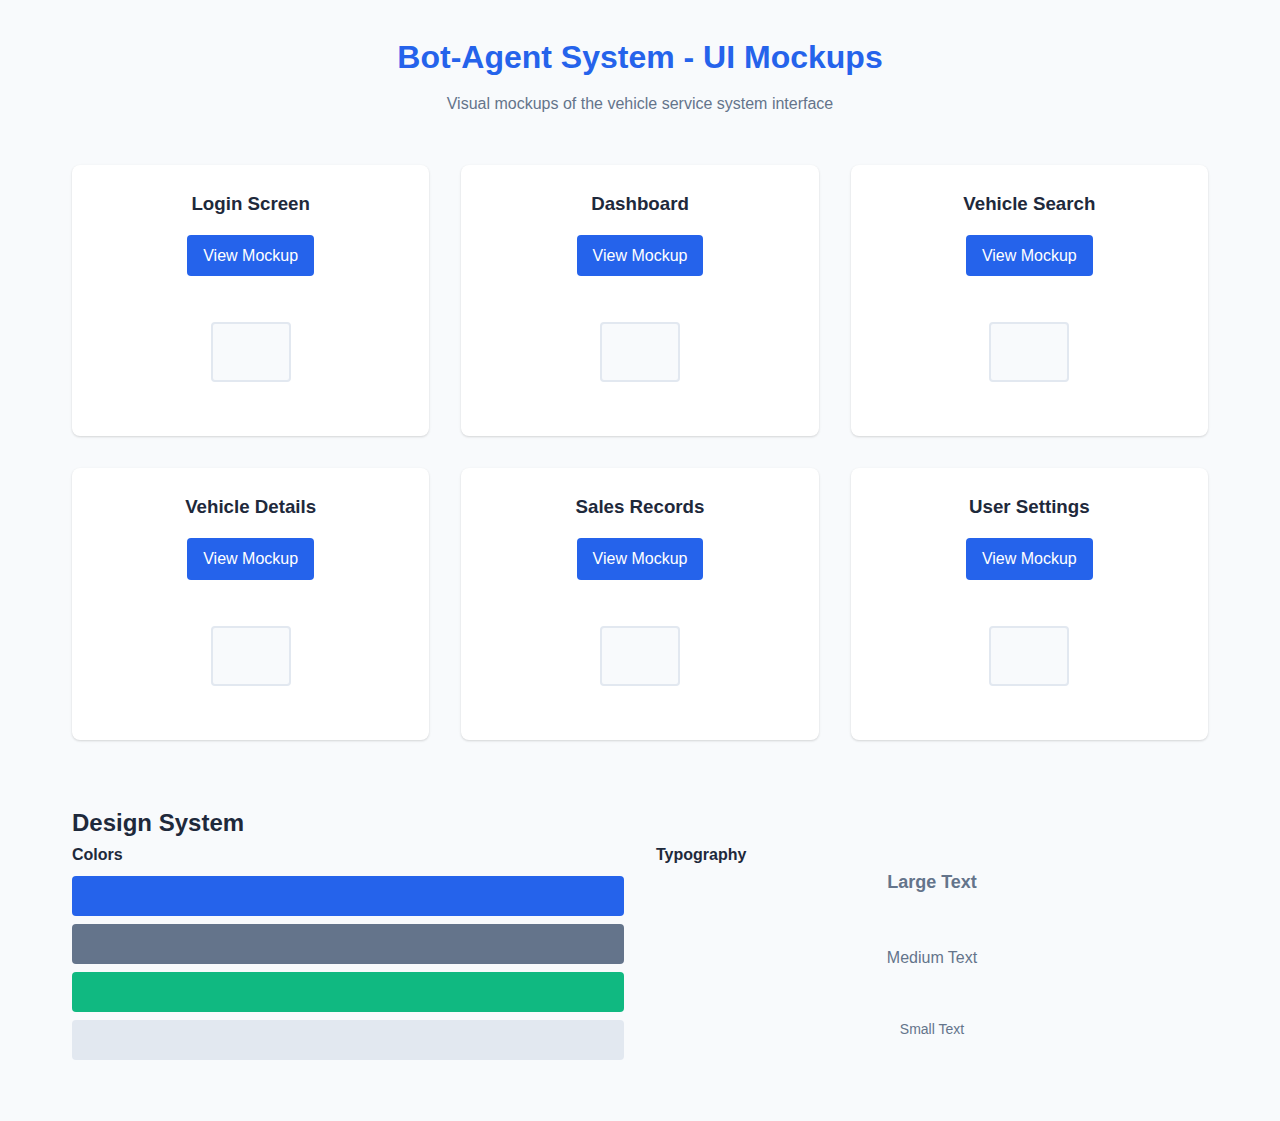
<file: index.html>
<!DOCTYPE html>
<html lang="en">
<head>
    <meta charset="UTF-8">
    <meta name="viewport" content="width=device-width, initial-scale=1.0">
    <title>Bot-Agent System - UI Mockups</title>
    <link rel="stylesheet" href="styles/common.css">
</head>
<body>
    <div class="mockup-container">
        <h1>Bot-Agent System - UI Mockups</h1>
        <p>Visual mockups of the vehicle service system interface</p>
        
        <div class="mockup-grid">
            <div class="mockup-card">
                <h3>Login Screen</h3>
                <a href="login.html" class="mockup-link">View Mockup</a>
                <div class="mockup-preview">
                    <div class="mini-screen login-mini"></div>
                </div>
            </div>
            
            <div class="mockup-card">
                <h3>Dashboard</h3>
                <a href="dashboard.html" class="mockup-link">View Mockup</a>
                <div class="mockup-preview">
                    <div class="mini-screen dashboard-mini"></div>
                </div>
            </div>
            
            <div class="mockup-card">
                <h3>Vehicle Search</h3>
                <a href="vehicle-search.html" class="mockup-link">View Mockup</a>
                <div class="mockup-preview">
                    <div class="mini-screen search-mini"></div>
                </div>
            </div>
            
            <div class="mockup-card">
                <h3>Vehicle Details</h3>
                <a href="vehicle-details.html" class="mockup-link">View Mockup</a>
                <div class="mockup-preview">
                    <div class="mini-screen details-mini"></div>
                </div>
            </div>
            
            <div class="mockup-card">
                <h3>Sales Records</h3>
                <a href="sales-search.html" class="mockup-link">View Mockup</a>
                <div class="mockup-preview">
                    <div class="mini-screen sales-mini"></div>
                </div>
            </div>
            
            <div class="mockup-card">
                <h3>User Settings</h3>
                <a href="settings.html" class="mockup-link">View Mockup</a>
                <div class="mockup-preview">
                    <div class="mini-screen settings-mini"></div>
                </div>
            </div>
        </div>
        
        <div class="mockup-info">
            <h2>Design System</h2>
            <div class="design-tokens">
                <div class="color-palette">
                    <h4>Colors</h4>
                    <div class="color-swatch primary"></div>
                    <div class="color-swatch secondary"></div>
                    <div class="color-swatch accent"></div>
                    <div class="color-swatch neutral"></div>
                </div>
                <div class="typography">
                    <h4>Typography</h4>
                    <p class="text-large">Large Text</p>
                    <p class="text-medium">Medium Text</p>
                    <p class="text-small">Small Text</p>
                </div>
            </div>
        </div>
    </div>
</body>
</html>
</file>
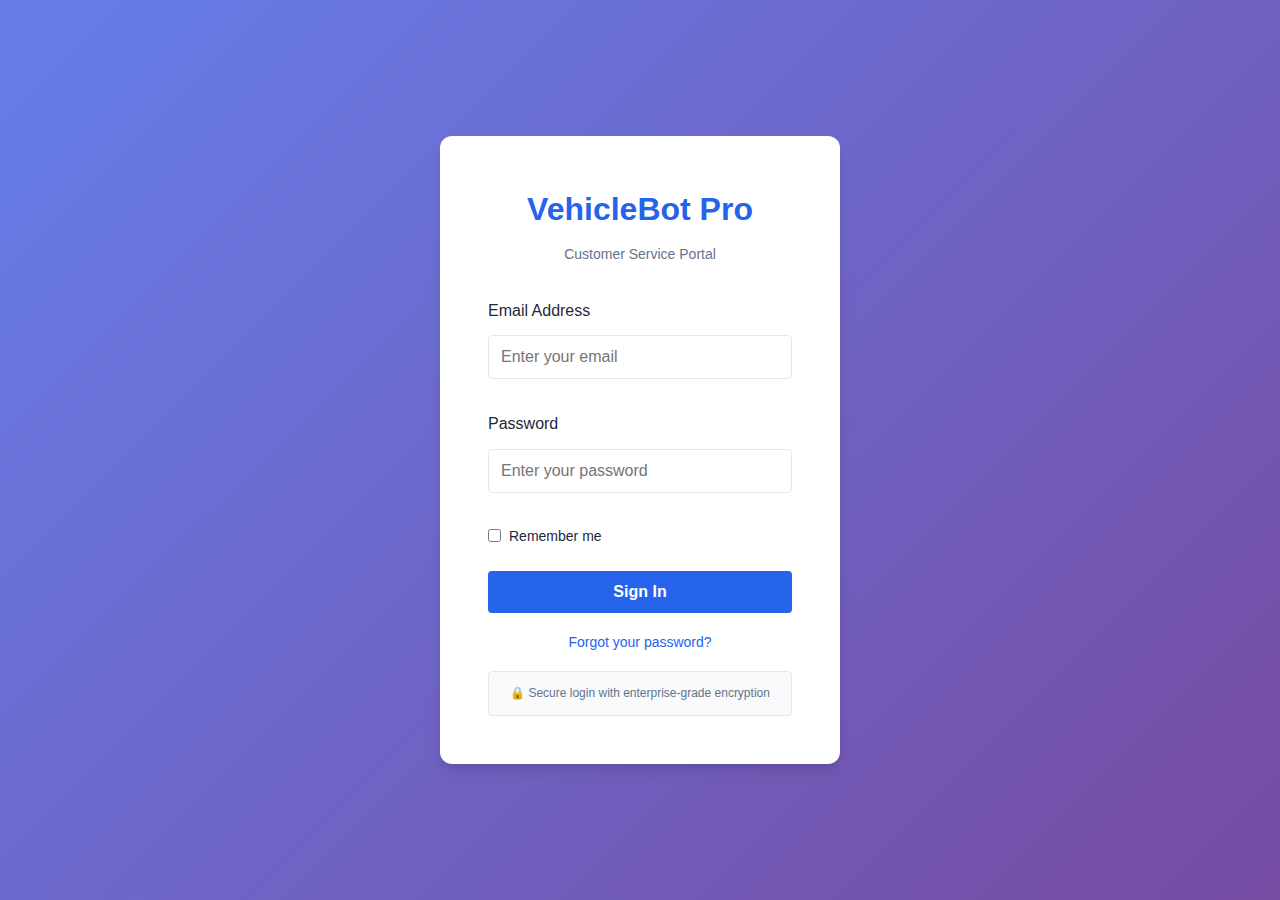
<file: login.html>
<!DOCTYPE html>
<html lang="en">
<head>
    <meta charset="UTF-8">
    <meta name="viewport" content="width=device-width, initial-scale=1.0">
    <title>Login - Bot-Agent System</title>
    <link rel="stylesheet" href="styles/common.css">
    <style>
        .login-container {
            min-height: 100vh;
            display: flex;
            align-items: center;
            justify-content: center;
            background: linear-gradient(135deg, #667eea 0%, #764ba2 100%);
        }
        
        .login-card {
            background: white;
            border-radius: 12px;
            box-shadow: var(--shadow-lg);
            padding: 3rem;
            width: 100%;
            max-width: 400px;
        }
        
        .login-header {
            text-align: center;
            margin-bottom: 2rem;
        }
        
        .login-logo {
            font-size: 2rem;
            font-weight: 700;
            color: var(--primary-color);
            margin-bottom: 0.5rem;
        }
        
        .login-subtitle {
            color: var(--text-secondary);
            font-size: 0.875rem;
        }
        
        .login-form {
            display: flex;
            flex-direction: column;
            gap: 1rem;
        }
        
        .form-group {
            display: flex;
            flex-direction: column;
            gap: 0.5rem;
        }
        
        .form-input {
            padding: 0.75rem;
            font-size: 1rem;
        }
        
        .form-checkbox {
            display: flex;
            align-items: center;
            gap: 0.5rem;
            font-size: 0.875rem;
        }
        
        .login-btn {
            padding: 0.75rem;
            font-size: 1rem;
            font-weight: 600;
            margin-top: 0.5rem;
        }
        
        .forgot-password {
            text-align: center;
            margin-top: 1rem;
        }
        
        .forgot-password a {
            color: var(--primary-color);
            text-decoration: none;
            font-size: 0.875rem;
        }
        
        .forgot-password a:hover {
            text-decoration: underline;
        }
        
        .security-notice {
            background: var(--neutral-light);
            border: 1px solid var(--border-color);
            border-radius: 4px;
            padding: 0.75rem;
            margin-top: 1rem;
            font-size: 0.75rem;
            color: var(--text-secondary);
            text-align: center;
        }
    </style>
</head>
<body>
    <div class="login-container">
        <div class="login-card">
            <div class="login-header">
                <div class="login-logo">VehicleBot Pro</div>
                <div class="login-subtitle">Customer Service Portal</div>
            </div>
            
            <form class="login-form">
                <div class="form-group">
                    <label class="form-label" for="email">Email Address</label>
                    <input 
                        type="email" 
                        id="email" 
                        class="form-input" 
                        placeholder="Enter your email"
                        required
                    >
                </div>
                
                <div class="form-group">
                    <label class="form-label" for="password">Password</label>
                    <input 
                        type="password" 
                        id="password" 
                        class="form-input" 
                        placeholder="Enter your password"
                        required
                    >
                </div>
                
                <div class="form-checkbox">
                    <input type="checkbox" id="remember" name="remember">
                    <label for="remember">Remember me</label>
                </div>
                
                <button type="submit" class="btn btn-primary login-btn">
                    Sign In
                </button>
            </form>
            
            <div class="forgot-password">
                <a href="#forgot">Forgot your password?</a>
            </div>
            
            <div class="security-notice">
                🔒 Secure login with enterprise-grade encryption
            </div>
        </div>
    </div>
    
    <script>
        // Simple form validation demo
        document.querySelector('.login-form').addEventListener('submit', function(e) {
            e.preventDefault();
            alert('Login functionality would redirect to dashboard');
            window.location.href = 'dashboard.html';
        });
    </script>
</body>
</html>
</file>
<file: styles/common.css>
/* Common styles for all mockups */

:root {
    --primary-color: #2563eb;
    --primary-dark: #1d4ed8;
    --secondary-color: #64748b;
    --accent-color: #10b981;
    --neutral-light: #f8fafc;
    --neutral-medium: #e2e8f0;
    --neutral-dark: #334155;
    --text-primary: #1e293b;
    --text-secondary: #64748b;
    --border-color: #e2e8f0;
    --shadow: 0 1px 3px 0 rgba(0, 0, 0, 0.1), 0 1px 2px 0 rgba(0, 0, 0, 0.06);
    --shadow-lg: 0 10px 15px -3px rgba(0, 0, 0, 0.1), 0 4px 6px -2px rgba(0, 0, 0, 0.05);
}

* {
    margin: 0;
    padding: 0;
    box-sizing: border-box;
}

body {
    font-family: -apple-system, BlinkMacSystemFont, 'Segoe UI', Roboto, sans-serif;
    line-height: 1.6;
    color: var(--text-primary);
    background-color: var(--neutral-light);
}

/* Mockup Index Styles */
.mockup-container {
    max-width: 1200px;
    margin: 0 auto;
    padding: 2rem;
}

.mockup-container h1 {
    text-align: center;
    margin-bottom: 0.5rem;
    color: var(--primary-color);
}

.mockup-container p {
    text-align: center;
    color: var(--text-secondary);
    margin-bottom: 3rem;
}

.mockup-grid {
    display: grid;
    grid-template-columns: repeat(auto-fit, minmax(300px, 1fr));
    gap: 2rem;
    margin-bottom: 4rem;
}

.mockup-card {
    background: white;
    border-radius: 8px;
    padding: 1.5rem;
    box-shadow: var(--shadow);
    text-align: center;
}

.mockup-card h3 {
    margin-bottom: 1rem;
    color: var(--text-primary);
}

.mockup-link {
    display: inline-block;
    background: var(--primary-color);
    color: white;
    padding: 0.5rem 1rem;
    text-decoration: none;
    border-radius: 4px;
    margin-bottom: 1rem;
    transition: background-color 0.2s;
}

.mockup-link:hover {
    background: var(--primary-dark);
}

.mockup-preview {
    height: 120px;
    display: flex;
    align-items: center;
    justify-content: center;
}

.mini-screen {
    width: 80px;
    height: 60px;
    border: 2px solid var(--border-color);
    border-radius: 4px;
    background: var(--neutral-light);
}

/* Common UI Components */
.btn {
    display: inline-block;
    padding: 0.5rem 1rem;
    border: none;
    border-radius: 4px;
    cursor: pointer;
    text-decoration: none;
    font-size: 0.875rem;
    font-weight: 500;
    transition: all 0.2s;
}

.btn-primary {
    background: var(--primary-color);
    color: white;
}

.btn-primary:hover {
    background: var(--primary-dark);
}

.btn-secondary {
    background: var(--neutral-medium);
    color: var(--text-primary);
}

.btn-secondary:hover {
    background: var(--secondary-color);
    color: white;
}

.form-group {
    margin-bottom: 1rem;
}

.form-label {
    display: block;
    margin-bottom: 0.25rem;
    font-weight: 500;
    color: var(--text-primary);
}

.form-input {
    width: 100%;
    padding: 0.5rem;
    border: 1px solid var(--border-color);
    border-radius: 4px;
    font-size: 0.875rem;
}

.form-input:focus {
    outline: none;
    border-color: var(--primary-color);
    box-shadow: 0 0 0 3px rgba(37, 99, 235, 0.1);
}

.form-select {
    width: 100%;
    padding: 0.5rem;
    border: 1px solid var(--border-color);
    border-radius: 4px;
    background: white;
    font-size: 0.875rem;
}

.card {
    background: white;
    border-radius: 8px;
    box-shadow: var(--shadow);
    overflow: hidden;
}

.card-header {
    padding: 1rem;
    border-bottom: 1px solid var(--border-color);
    background: var(--neutral-light);
}

.card-body {
    padding: 1rem;
}

.table {
    width: 100%;
    border-collapse: collapse;
}

.table th,
.table td {
    padding: 0.75rem;
    text-align: left;
    border-bottom: 1px solid var(--border-color);
}

.table th {
    background: var(--neutral-light);
    font-weight: 600;
    color: var(--text-primary);
}

.table tbody tr:hover {
    background: var(--neutral-light);
}

.badge {
    display: inline-block;
    padding: 0.25rem 0.5rem;
    font-size: 0.75rem;
    font-weight: 500;
    border-radius: 9999px;
}

.badge-success {
    background: #dcfce7;
    color: #166534;
}

.badge-warning {
    background: #fef3c7;
    color: #92400e;
}

.badge-danger {
    background: #fee2e2;
    color: #991b1b;
}

/* Layout Components */
.header {
    background: white;
    border-bottom: 1px solid var(--border-color);
    padding: 1rem 0;
    box-shadow: var(--shadow);
}

.header-content {
    max-width: 1200px;
    margin: 0 auto;
    padding: 0 1rem;
    display: flex;
    align-items: center;
    justify-content: space-between;
}

.logo {
    font-size: 1.25rem;
    font-weight: 700;
    color: var(--primary-color);
}

.nav-menu {
    display: flex;
    list-style: none;
    gap: 2rem;
}

.nav-link {
    color: var(--text-secondary);
    text-decoration: none;
    font-weight: 500;
}

.nav-link:hover,
.nav-link.active {
    color: var(--primary-color);
}

.sidebar {
    width: 250px;
    background: white;
    border-right: 1px solid var(--border-color);
    height: 100vh;
    overflow-y: auto;
}

.sidebar-menu {
    list-style: none;
    padding: 1rem 0;
}

.sidebar-item {
    padding: 0.75rem 1rem;
    border-bottom: 1px solid var(--border-color);
}

.sidebar-link {
    color: var(--text-secondary);
    text-decoration: none;
    display: block;
}

.sidebar-link:hover,
.sidebar-link.active {
    color: var(--primary-color);
}

.main-content {
    flex: 1;
    padding: 2rem;
    overflow-y: auto;
}

.two-column {
    display: grid;
    grid-template-columns: 300px 1fr;
    gap: 2rem;
    height: calc(100vh - 80px);
}

.search-panel {
    background: white;
    border-radius: 8px;
    box-shadow: var(--shadow);
    padding: 1.5rem;
    height: fit-content;
}

.results-panel {
    background: white;
    border-radius: 8px;
    box-shadow: var(--shadow);
    padding: 1.5rem;
    overflow-y: auto;
}

/* Design System Display */
.design-tokens {
    display: grid;
    grid-template-columns: repeat(auto-fit, minmax(200px, 1fr));
    gap: 2rem;
}

.color-palette {
    display: flex;
    flex-direction: column;
    gap: 0.5rem;
}

.color-swatch {
    width: 100%;
    height: 40px;
    border-radius: 4px;
}

.color-swatch.primary { background: var(--primary-color); }
.color-swatch.secondary { background: var(--secondary-color); }
.color-swatch.accent { background: var(--accent-color); }
.color-swatch.neutral { background: var(--neutral-medium); }

.text-large { font-size: 1.125rem; font-weight: 600; }
.text-medium { font-size: 1rem; font-weight: 500; }
.text-small { font-size: 0.875rem; font-weight: 400; }

/* Responsive Design */
@media (max-width: 768px) {
    .two-column {
        grid-template-columns: 1fr;
        height: auto;
    }
    
    .header-content {
        flex-direction: column;
        gap: 1rem;
    }
    
    .nav-menu {
        flex-direction: column;
        gap: 1rem;
    }
    
    .mockup-grid {
        grid-template-columns: 1fr;
    }
}
</file>
